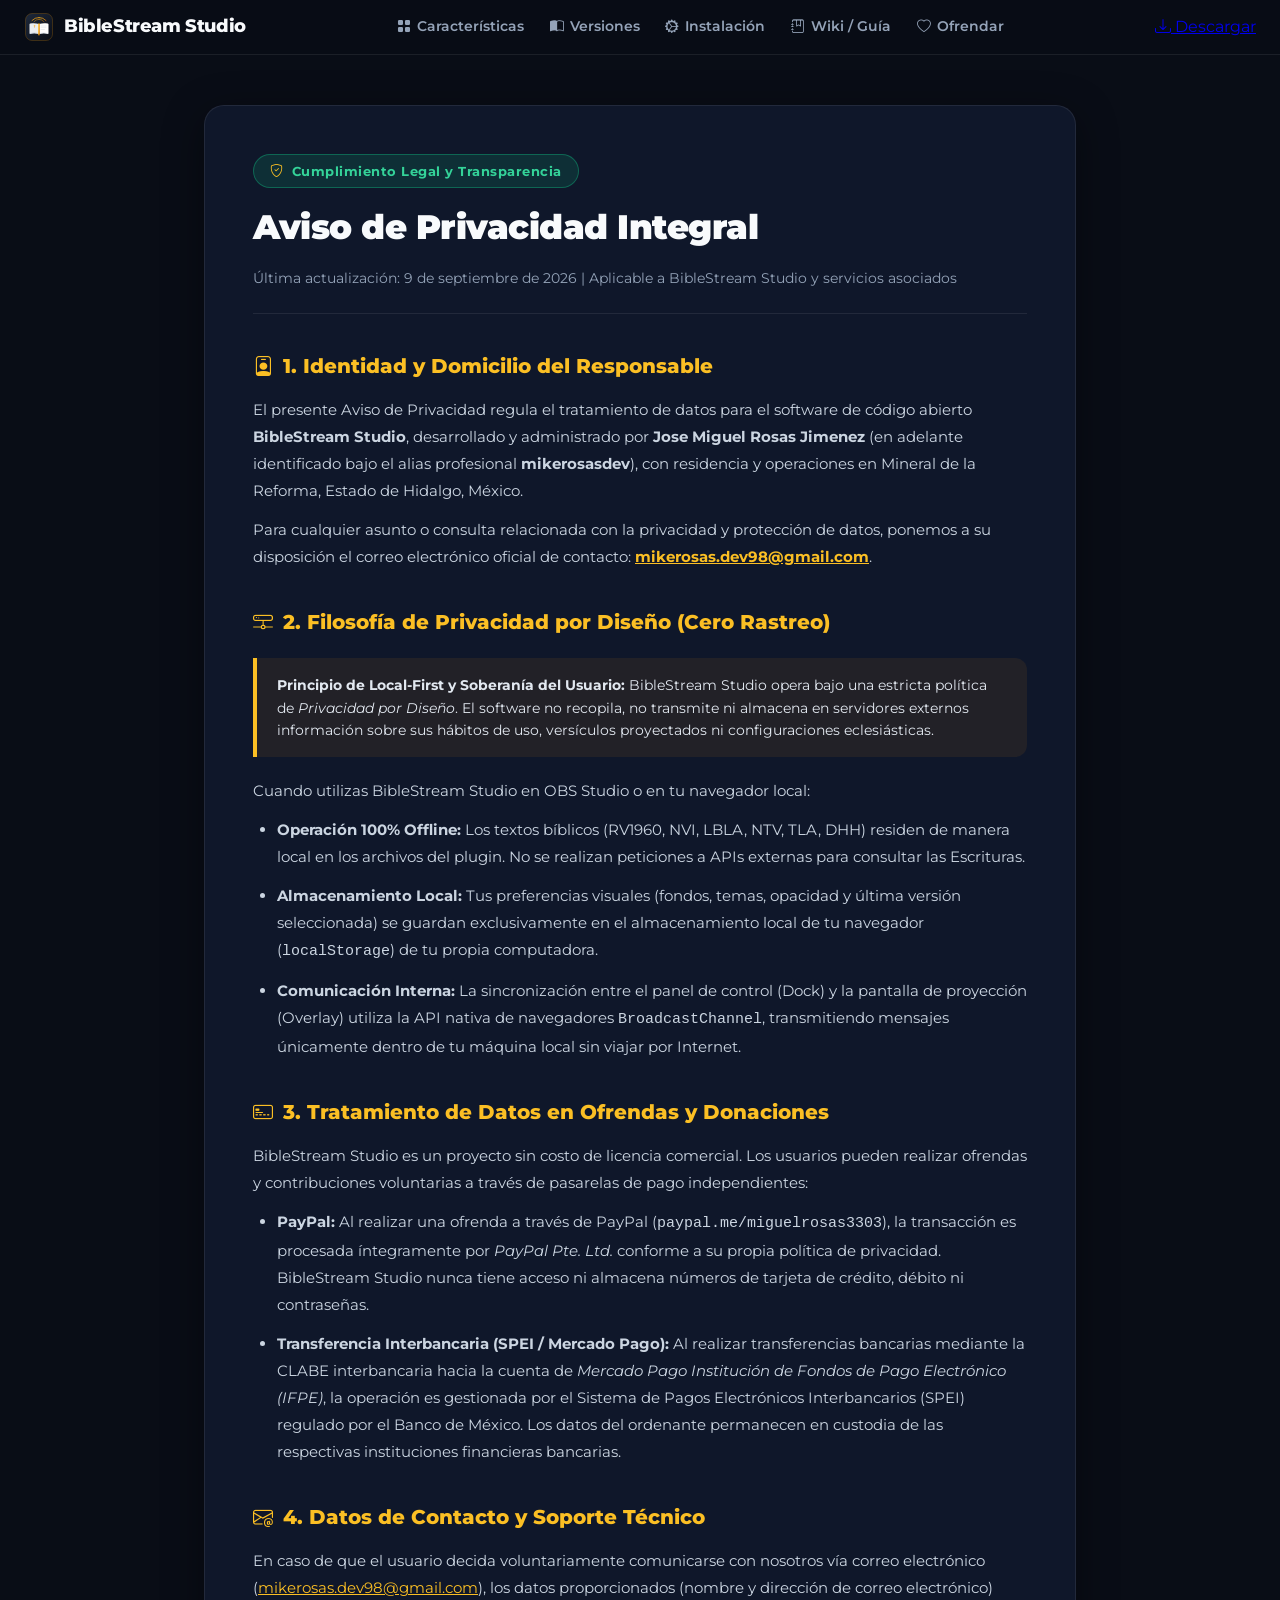
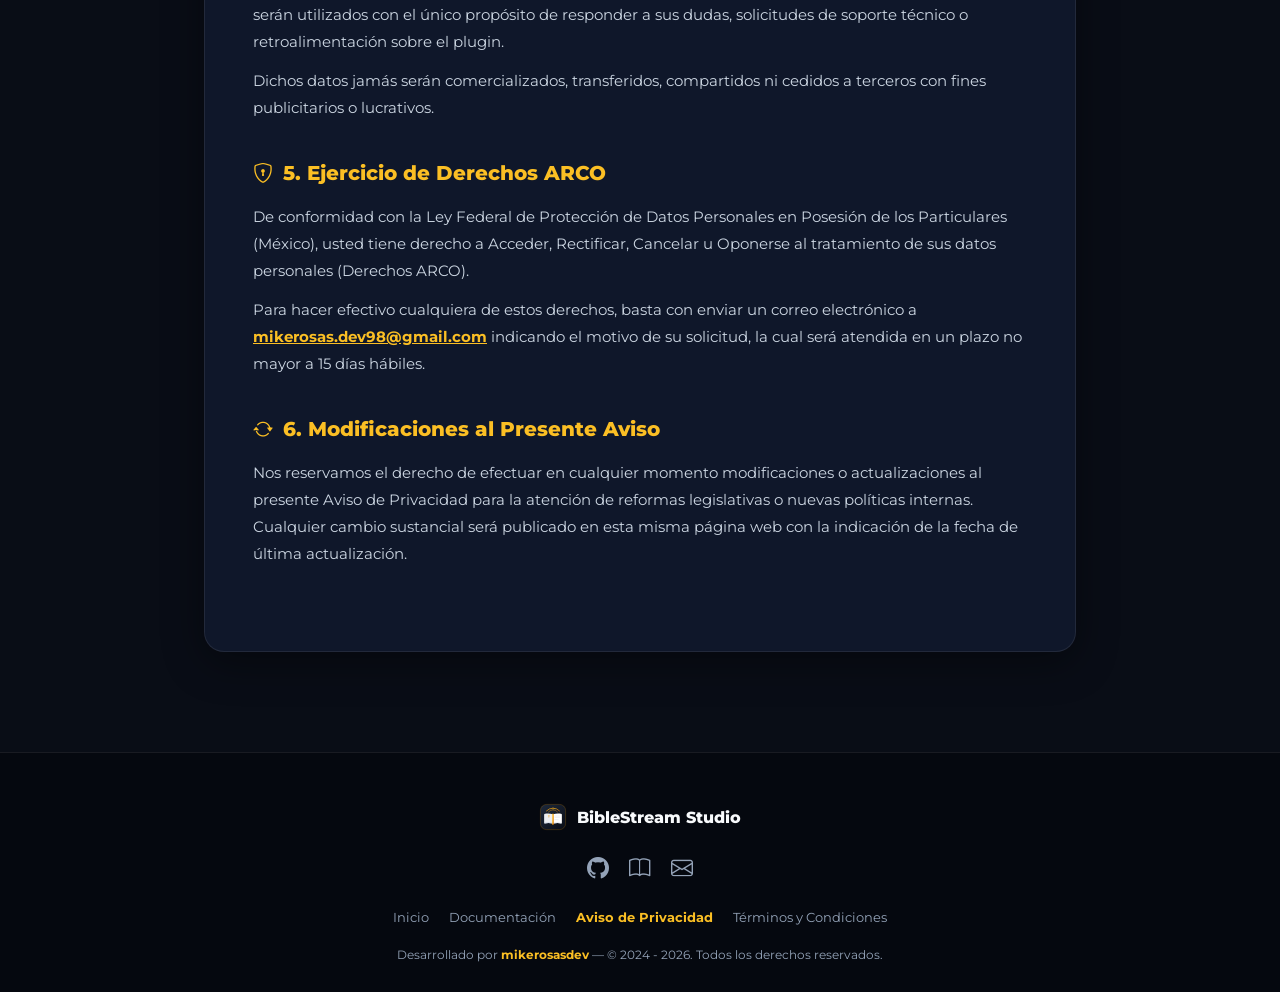
<file: privacidad.html>
<!DOCTYPE html>
<html lang="es">
<head>
    <meta charset="UTF-8">
    <meta name="viewport" content="width=device-width, initial-scale=1.0">
    <title>Aviso de Privacidad — BibleStream Studio</title>
    <meta name="description" content="Aviso de Privacidad Integral de BibleStream Studio. Conoce nuestro compromiso con la privacidad por diseño y la protección de datos.">
    <link rel="icon" type="image/svg+xml" href="img/favicon.svg">
    <link rel="icon" type="image/png" sizes="32x32" href="img/favicon.png">
    <link rel="shortcut icon" href="favicon.ico">
    <link rel="apple-touch-icon" href="img/favicon.png">
    <link rel="preconnect" href="https://fonts.googleapis.com">
    <link rel="preconnect" href="https://fonts.gstatic.com" crossorigin>
    <link href="https://fonts.googleapis.com/css2?family=Montserrat:wght@400;500;600;700;800;900&display=swap" rel="stylesheet">
    <link rel="stylesheet" href="https://cdn.jsdelivr.net/npm/bootstrap-icons@1.11.3/font/bootstrap-icons.min.css">
    <link rel="stylesheet" href="css/landing.css?v=3.2">
</head>
<body>

    <!-- Barra de Navegación Superior -->
    <header class="navbar-landing">
        <div class="container-landing nav-inner">
            <a href="landing.html" class="nav-brand">
                <img src="img/logo.svg" alt="BibleStream Studio Logo" class="brand-logo">
                <span class="brand-name">BibleStream <span class="brand-highlight">Studio</span></span>
            </a>

            <nav class="nav-links">
                <a href="landing.html#caracteristicas" class="nav-link"><i class="bi bi-grid-fill"></i> Características</a>
                <a href="landing.html#versiones" class="nav-link"><i class="bi bi-book-half"></i> Versiones</a>
                <a href="landing.html#instalacion" class="nav-link"><i class="bi bi-gear-wide-connected"></i> Instalación</a>
                <a href="wiki.html" class="nav-link"><i class="bi bi-journal-bookmark"></i> Wiki / Guía</a>
                <a href="landing.html#ofrendar" class="nav-link"><i class="bi bi-heart"></i> Ofrendar</a>
            </nav>

            <div class="nav-actions">
                <a href="BibleStreamStudio-Plugin-OBS.zip" download="BibleStreamStudio-Plugin-OBS.zip" class="btn-cta-nav">
                    <i class="bi bi-download"></i> Descargar
                </a>
            </div>
        </div>
    </header>

    <!-- Contenido Legal -->
    <main class="legal-container">
        <article class="legal-card">
            <header class="legal-header">
                <span class="hero-badge" style="margin-bottom: 12px; display: inline-flex;">
                    <i class="bi bi-shield-check me-1" style="color: var(--amber-400);"></i> Cumplimiento Legal y Transparencia
                </span>
                <h1>Aviso de Privacidad Integral</h1>
                <p style="color: var(--text-muted); font-size: 14px;">
                    Última actualización: 9 de septiembre de 2026 | Aplicable a BibleStream Studio y servicios asociados
                </p>
            </header>

            <section class="legal-section">
                <h2><i class="bi bi-person-badge"></i> 1. Identidad y Domicilio del Responsable</h2>
                <p>
                    El presente Aviso de Privacidad regula el tratamiento de datos para el software de código abierto <strong>BibleStream Studio</strong>, desarrollado y administrado por <strong>Jose Miguel Rosas Jimenez</strong> (en adelante identificado bajo el alias profesional <strong>mikerosasdev</strong>), con residencia y operaciones en Mineral de la Reforma, Estado de Hidalgo, México.
                </p>
                <p>
                    Para cualquier asunto o consulta relacionada con la privacidad y protección de datos, ponemos a su disposición el correo electrónico oficial de contacto: <a href="mailto:mikerosas.dev98@gmail.com" style="color: var(--amber-400); font-weight: 700;">mikerosas.dev98@gmail.com</a>.
                </p>
            </section>

            <section class="legal-section">
                <h2><i class="bi bi-hdd-network"></i> 2. Filosofía de Privacidad por Diseño (Cero Rastreo)</h2>
                <div class="legal-callout">
                    <strong>Principio de Local-First y Soberanía del Usuario:</strong> BibleStream Studio opera bajo una estricta política de <em>Privacidad por Diseño</em>. El software no recopila, no transmite ni almacena en servidores externos información sobre sus hábitos de uso, versículos proyectados ni configuraciones eclesiásticas.
                </div>
                <p>
                    Cuando utilizas BibleStream Studio en OBS Studio o en tu navegador local:
                </p>
                <ul>
                    <li><strong>Operación 100% Offline:</strong> Los textos bíblicos (RV1960, NVI, LBLA, NTV, TLA, DHH) residen de manera local en los archivos del plugin. No se realizan peticiones a APIs externas para consultar las Escrituras.</li>
                    <li><strong>Almacenamiento Local:</strong> Tus preferencias visuales (fondos, temas, opacidad y última versión seleccionada) se guardan exclusivamente en el almacenamiento local de tu navegador (<code>localStorage</code>) de tu propia computadora.</li>
                    <li><strong>Comunicación Interna:</strong> La sincronización entre el panel de control (Dock) y la pantalla de proyección (Overlay) utiliza la API nativa de navegadores <code>BroadcastChannel</code>, transmitiendo mensajes únicamente dentro de tu máquina local sin viajar por Internet.</li>
                </ul>
            </section>

            <section class="legal-section">
                <h2><i class="bi bi-credit-card-2-front"></i> 3. Tratamiento de Datos en Ofrendas y Donaciones</h2>
                <p>
                    BibleStream Studio es un proyecto sin costo de licencia comercial. Los usuarios pueden realizar ofrendas y contribuciones voluntarias a través de pasarelas de pago independientes:
                </p>
                <ul>
                    <li><strong>PayPal:</strong> Al realizar una ofrenda a través de PayPal (<code>paypal.me/miguelrosas3303</code>), la transacción es procesada íntegramente por <em>PayPal Pte. Ltd.</em> conforme a su propia política de privacidad. BibleStream Studio nunca tiene acceso ni almacena números de tarjeta de crédito, débito ni contraseñas.</li>
                    <li><strong>Transferencia Interbancaria (SPEI / Mercado Pago):</strong> Al realizar transferencias bancarias mediante la CLABE interbancaria hacia la cuenta de <em>Mercado Pago Institución de Fondos de Pago Electrónico (IFPE)</em>, la operación es gestionada por el Sistema de Pagos Electrónicos Interbancarios (SPEI) regulado por el Banco de México. Los datos del ordenante permanecen en custodia de las respectivas instituciones financieras bancarias.</li>
                </ul>
            </section>

            <section class="legal-section">
                <h2><i class="bi bi-envelope-at"></i> 4. Datos de Contacto y Soporte Técnico</h2>
                <p>
                    En caso de que el usuario decida voluntariamente comunicarse con nosotros vía correo electrónico (<a href="mailto:mikerosas.dev98@gmail.com" style="color: var(--amber-400);">mikerosas.dev98@gmail.com</a>), los datos proporcionados (nombre y dirección de correo electrónico) serán utilizados con el único propósito de responder a sus dudas, solicitudes de soporte técnico o retroalimentación sobre el plugin.
                </p>
                <p>
                    Dichos datos jamás serán comercializados, transferidos, compartidos ni cedidos a terceros con fines publicitarios o lucrativos.
                </p>
            </section>

            <section class="legal-section">
                <h2><i class="bi bi-shield-lock"></i> 5. Ejercicio de Derechos ARCO</h2>
                <p>
                    De conformidad con la Ley Federal de Protección de Datos Personales en Posesión de los Particulares (México), usted tiene derecho a Acceder, Rectificar, Cancelar u Oponerse al tratamiento de sus datos personales (Derechos ARCO).
                </p>
                <p>
                    Para hacer efectivo cualquiera de estos derechos, basta con enviar un correo electrónico a <a href="mailto:mikerosas.dev98@gmail.com" style="color: var(--amber-400); font-weight: 700;">mikerosas.dev98@gmail.com</a> indicando el motivo de su solicitud, la cual será atendida en un plazo no mayor a 15 días hábiles.
                </p>
            </section>

            <section class="legal-section">
                <h2><i class="bi bi-arrow-repeat"></i> 6. Modificaciones al Presente Aviso</h2>
                <p>
                    Nos reservamos el derecho de efectuar en cualquier momento modificaciones o actualizaciones al presente Aviso de Privacidad para la atención de reformas legislativas o nuevas políticas internas. Cualquier cambio sustancial será publicado en esta misma página web con la indicación de la fecha de última actualización.
                </p>
            </section>
        </article>
    </main>

    <!-- Footer -->
    <footer class="landing-footer">
        <div class="container-landing">
            <div style="display: flex; justify-content: center; align-items: center; gap: 10px; margin-bottom: 16px;">
                <img src="img/logo.svg" alt="Logo" style="height: 28px;">
                <span style="font-weight: 800; font-size: 16px;">BibleStream Studio</span>
            </div>

            <div class="footer-socials">
                <a href="https://github.com/mikerosasdev98/Bible-obs-plugin" target="_blank" title="GitHub"><i class="bi bi-github"></i></a>
                <a href="wiki.html" title="Wiki Documentación"><i class="bi bi-book"></i></a>
                <a href="mailto:mikerosas.dev98@gmail.com" title="Correo"><i class="bi bi-envelope"></i></a>
            </div>

            <div class="footer-links-legal">
                <a href="landing.html">Inicio</a>
                <a href="wiki.html">Documentación</a>
                <a href="privacidad.html" style="color: var(--amber-400); font-weight: 700;">Aviso de Privacidad</a>
                <a href="terminos.html">Términos y Condiciones</a>
            </div>

            <p style="color: var(--text-muted); font-size: 12px; margin-top: 18px;">
                Desarrollado por <strong style="color: var(--amber-400);">mikerosasdev</strong> — © 2024 - 2026. Todos los derechos reservados.
            </p>
        </div>
    </footer>

</body>
</html>
</file>
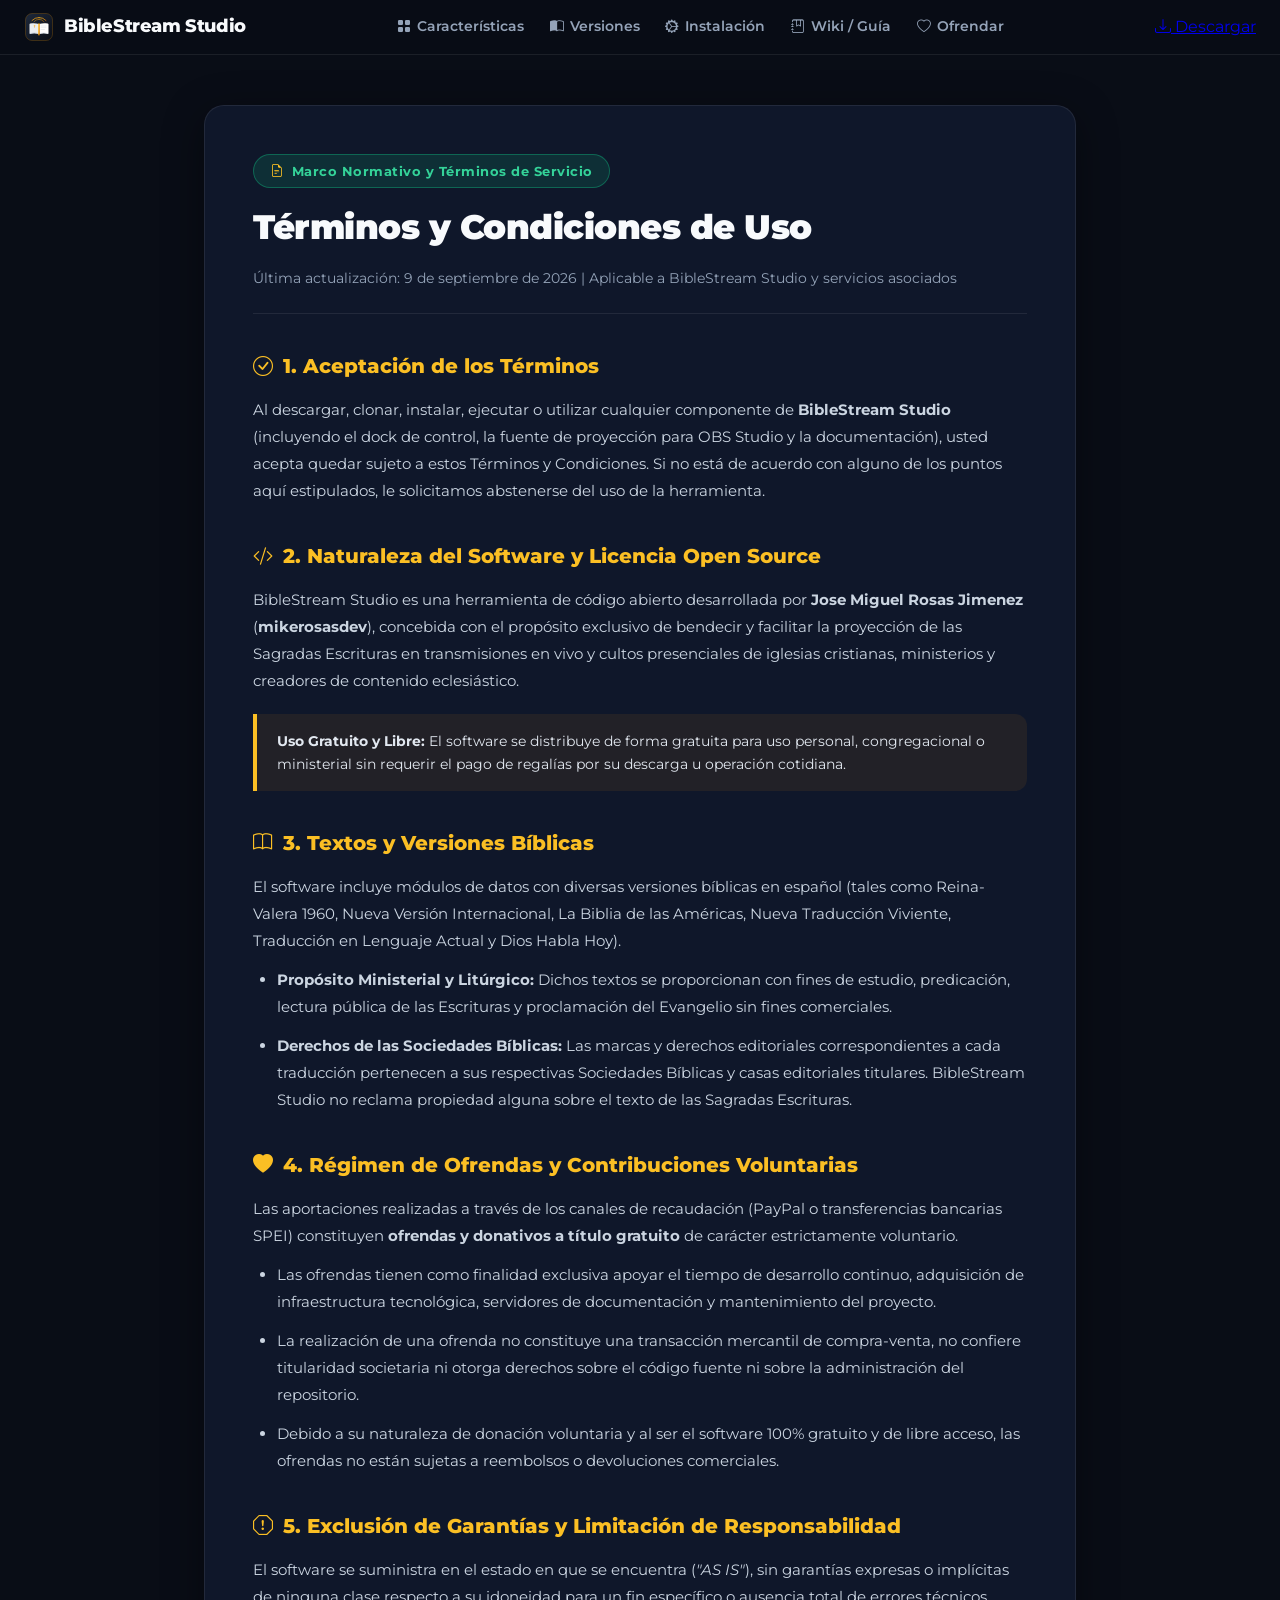
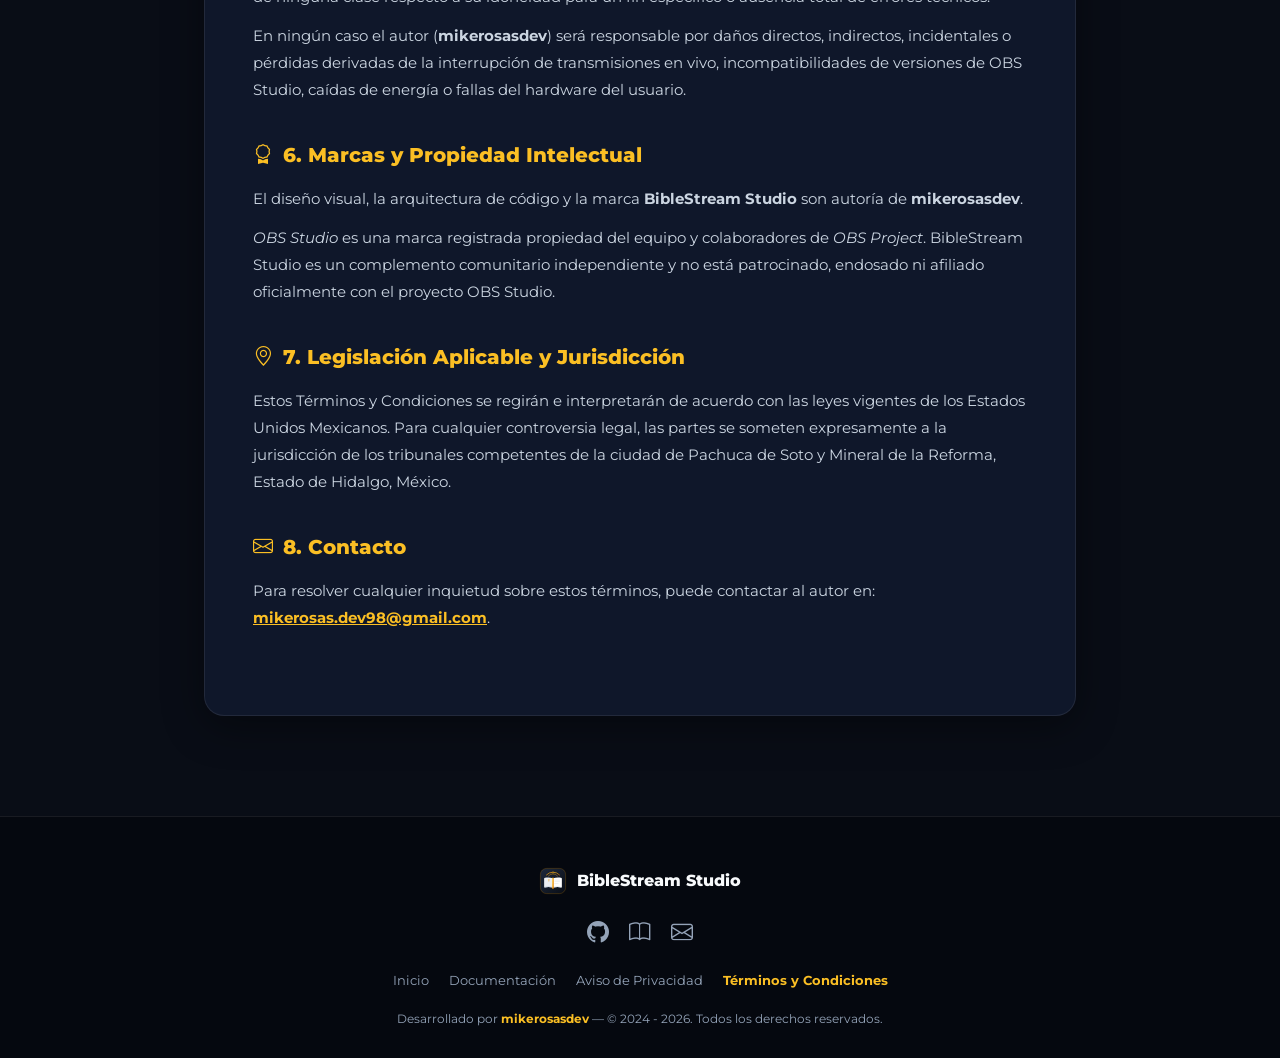
<file: terminos.html>
<!DOCTYPE html>
<html lang="es">
<head>
    <meta charset="UTF-8">
    <meta name="viewport" content="width=device-width, initial-scale=1.0">
    <title>Términos y Condiciones — BibleStream Studio</title>
    <meta name="description" content="Términos y Condiciones de Uso del software y plataforma BibleStream Studio. Conoce los lineamientos de uso, licencias y ofrendas.">
    <link rel="icon" type="image/svg+xml" href="img/favicon.svg">
    <link rel="icon" type="image/png" sizes="32x32" href="img/favicon.png">
    <link rel="shortcut icon" href="favicon.ico">
    <link rel="apple-touch-icon" href="img/favicon.png">
    <link rel="preconnect" href="https://fonts.googleapis.com">
    <link rel="preconnect" href="https://fonts.gstatic.com" crossorigin>
    <link href="https://fonts.googleapis.com/css2?family=Montserrat:wght@400;500;600;700;800;900&display=swap" rel="stylesheet">
    <link rel="stylesheet" href="https://cdn.jsdelivr.net/npm/bootstrap-icons@1.11.3/font/bootstrap-icons.min.css">
    <link rel="stylesheet" href="css/landing.css?v=3.2">
</head>
<body>

    <!-- Barra de Navegación Superior -->
    <header class="navbar-landing">
        <div class="container-landing nav-inner">
            <a href="landing.html" class="nav-brand">
                <img src="img/logo.svg" alt="BibleStream Studio Logo" class="brand-logo">
                <span class="brand-name">BibleStream <span class="brand-highlight">Studio</span></span>
            </a>

            <nav class="nav-links">
                <a href="landing.html#caracteristicas" class="nav-link"><i class="bi bi-grid-fill"></i> Características</a>
                <a href="landing.html#versiones" class="nav-link"><i class="bi bi-book-half"></i> Versiones</a>
                <a href="landing.html#instalacion" class="nav-link"><i class="bi bi-gear-wide-connected"></i> Instalación</a>
                <a href="wiki.html" class="nav-link"><i class="bi bi-journal-bookmark"></i> Wiki / Guía</a>
                <a href="landing.html#ofrendar" class="nav-link"><i class="bi bi-heart"></i> Ofrendar</a>
            </nav>

            <div class="nav-actions">
                <a href="BibleStreamStudio-Plugin-OBS.zip" download="BibleStreamStudio-Plugin-OBS.zip" class="btn-cta-nav">
                    <i class="bi bi-download"></i> Descargar
                </a>
            </div>
        </div>
    </header>

    <!-- Contenido Legal -->
    <main class="legal-container">
        <article class="legal-card">
            <header class="legal-header">
                <span class="hero-badge" style="margin-bottom: 12px; display: inline-flex;">
                    <i class="bi bi-file-earmark-text me-1" style="color: var(--amber-400);"></i> Marco Normativo y Términos de Servicio
                </span>
                <h1>Términos y Condiciones de Uso</h1>
                <p style="color: var(--text-muted); font-size: 14px;">
                    Última actualización: 9 de septiembre de 2026 | Aplicable a BibleStream Studio y servicios asociados
                </p>
            </header>

            <section class="legal-section">
                <h2><i class="bi bi-check-circle"></i> 1. Aceptación de los Términos</h2>
                <p>
                    Al descargar, clonar, instalar, ejecutar o utilizar cualquier componente de <strong>BibleStream Studio</strong> (incluyendo el dock de control, la fuente de proyección para OBS Studio y la documentación), usted acepta quedar sujeto a estos Términos y Condiciones. Si no está de acuerdo con alguno de los puntos aquí estipulados, le solicitamos abstenerse del uso de la herramienta.
                </p>
            </section>

            <section class="legal-section">
                <h2><i class="bi bi-code-slash"></i> 2. Naturaleza del Software y Licencia Open Source</h2>
                <p>
                    BibleStream Studio es una herramienta de código abierto desarrollada por <strong>Jose Miguel Rosas Jimenez</strong> (<strong>mikerosasdev</strong>), concebida con el propósito exclusivo de bendecir y facilitar la proyección de las Sagradas Escrituras en transmisiones en vivo y cultos presenciales de iglesias cristianas, ministerios y creadores de contenido eclesiástico.
                </p>
                <div class="legal-callout">
                    <strong>Uso Gratuito y Libre:</strong> El software se distribuye de forma gratuita para uso personal, congregacional o ministerial sin requerir el pago de regalías por su descarga u operación cotidiana.
                </div>
            </section>

            <section class="legal-section">
                <h2><i class="bi bi-book"></i> 3. Textos y Versiones Bíblicas</h2>
                <p>
                    El software incluye módulos de datos con diversas versiones bíblicas en español (tales como Reina-Valera 1960, Nueva Versión Internacional, La Biblia de las Américas, Nueva Traducción Viviente, Traducción en Lenguaje Actual y Dios Habla Hoy).
                </p>
                <ul>
                    <li><strong>Propósito Ministerial y Litúrgico:</strong> Dichos textos se proporcionan con fines de estudio, predicación, lectura pública de las Escrituras y proclamación del Evangelio sin fines comerciales.</li>
                    <li><strong>Derechos de las Sociedades Bíblicas:</strong> Las marcas y derechos editoriales correspondientes a cada traducción pertenecen a sus respectivas Sociedades Bíblicas y casas editoriales titulares. BibleStream Studio no reclama propiedad alguna sobre el texto de las Sagradas Escrituras.</li>
                </ul>
            </section>

            <section class="legal-section">
                <h2><i class="bi bi-heart-fill"></i> 4. Régimen de Ofrendas y Contribuciones Voluntarias</h2>
                <p>
                    Las aportaciones realizadas a través de los canales de recaudación (PayPal o transferencias bancarias SPEI) constituyen <strong>ofrendas y donativos a título gratuito</strong> de carácter estrictamente voluntario.
                </p>
                <ul>
                    <li>Las ofrendas tienen como finalidad exclusiva apoyar el tiempo de desarrollo continuo, adquisición de infraestructura tecnológica, servidores de documentación y mantenimiento del proyecto.</li>
                    <li>La realización de una ofrenda no constituye una transacción mercantil de compra-venta, no confiere titularidad societaria ni otorga derechos sobre el código fuente ni sobre la administración del repositorio.</li>
                    <li>Debido a su naturaleza de donación voluntaria y al ser el software 100% gratuito y de libre acceso, las ofrendas no están sujetas a reembolsos o devoluciones comerciales.</li>
                </ul>
            </section>

            <section class="legal-section">
                <h2><i class="bi bi-exclamation-octagon"></i> 5. Exclusión de Garantías y Limitación de Responsabilidad</h2>
                <p>
                    El software se suministra en el estado en que se encuentra (<em>"AS IS"</em>), sin garantías expresas o implícitas de ninguna clase respecto a su idoneidad para un fin específico o ausencia total de errores técnicos.
                </p>
                <p>
                    En ningún caso el autor (<strong>mikerosasdev</strong>) será responsable por daños directos, indirectos, incidentales o pérdidas derivadas de la interrupción de transmisiones en vivo, incompatibilidades de versiones de OBS Studio, caídas de energía o fallas del hardware del usuario.
                </p>
            </section>

            <section class="legal-section">
                <h2><i class="bi bi-award"></i> 6. Marcas y Propiedad Intelectual</h2>
                <p>
                    El diseño visual, la arquitectura de código y la marca <strong>BibleStream Studio</strong> son autoría de <strong>mikerosasdev</strong>. 
                </p>
                <p>
                    <em>OBS Studio</em> es una marca registrada propiedad del equipo y colaboradores de <em>OBS Project</em>. BibleStream Studio es un complemento comunitario independiente y no está patrocinado, endosado ni afiliado oficialmente con el proyecto OBS Studio.
                </p>
            </section>

            <section class="legal-section">
                <h2><i class="bi bi-geo-alt"></i> 7. Legislación Aplicable y Jurisdicción</h2>
                <p>
                    Estos Términos y Condiciones se regirán e interpretarán de acuerdo con las leyes vigentes de los Estados Unidos Mexicanos. Para cualquier controversia legal, las partes se someten expresamente a la jurisdicción de los tribunales competentes de la ciudad de Pachuca de Soto y Mineral de la Reforma, Estado de Hidalgo, México.
                </p>
            </section>

            <section class="legal-section">
                <h2><i class="bi bi-envelope"></i> 8. Contacto</h2>
                <p>
                    Para resolver cualquier inquietud sobre estos términos, puede contactar al autor en: <a href="mailto:mikerosas.dev98@gmail.com" style="color: var(--amber-400); font-weight: 700;">mikerosas.dev98@gmail.com</a>.
                </p>
            </section>
        </article>
    </main>

    <!-- Footer -->
    <footer class="landing-footer">
        <div class="container-landing">
            <div style="display: flex; justify-content: center; align-items: center; gap: 10px; margin-bottom: 16px;">
                <img src="img/logo.svg" alt="Logo" style="height: 28px;">
                <span style="font-weight: 800; font-size: 16px;">BibleStream Studio</span>
            </div>

            <div class="footer-socials">
                <a href="https://github.com/mikerosasdev98/Bible-obs-plugin" target="_blank" title="GitHub"><i class="bi bi-github"></i></a>
                <a href="wiki.html" title="Wiki Documentación"><i class="bi bi-book"></i></a>
                <a href="mailto:mikerosas.dev98@gmail.com" title="Correo"><i class="bi bi-envelope"></i></a>
            </div>

            <div class="footer-links-legal">
                <a href="landing.html">Inicio</a>
                <a href="wiki.html">Documentación</a>
                <a href="privacidad.html">Aviso de Privacidad</a>
                <a href="terminos.html" style="color: var(--amber-400); font-weight: 700;">Términos y Condiciones</a>
            </div>

            <p style="color: var(--text-muted); font-size: 12px; margin-top: 18px;">
                Desarrollado por <strong style="color: var(--amber-400);">mikerosasdev</strong> — © 2024 - 2026. Todos los derechos reservados.
            </p>
        </div>
    </footer>

</body>
</html>
</file>
<file: css/landing.css>
/* =========================================================
   BibleStream Studio - Landing Page Styles
   Diseño Moderno, Limpio y Minimalista
   ========================================================= */

:root {
    --bg-dark: #090d16;
    --bg-card: #0f172a;
    --bg-card-hover: #1e293b;
    --border-subtle: rgba(255, 255, 255, 0.08);
    --border-highlight: rgba(245, 158, 11, 0.4);
    
    --text-main: #f8fafc;
    --text-muted: #94a3b8;
    
    --amber-500: #f59e0b;
    --amber-400: #fbbf24;
    --amber-glow: rgba(245, 158, 11, 0.2);
    
    --emerald-500: #10b981;
    --emerald-glow: rgba(16, 185, 129, 0.25);
    
    --blue-500: #38bdf8;
    --mp-blue: #009ee3;
    --paypal-blue: #003087;
}

* {
    margin: 0;
    padding: 0;
    box-sizing: border-box;
}

body {
    background-color: var(--bg-dark);
    color: var(--text-main);
    font-family: 'Montserrat', -apple-system, BlinkMacSystemFont, 'Segoe UI', Roboto, sans-serif;
    line-height: 1.6;
    overflow-x: hidden;
}

/* Contenedor */
.container-landing {
    max-width: 1200px;
    margin: 0 auto;
    padding: 0 24px;
}

/* Navbar */
.navbar-landing {
    position: sticky;
    top: 0;
    z-index: 1000;
    background: rgba(9, 13, 22, 0.9);
    backdrop-filter: blur(18px);
    -webkit-backdrop-filter: blur(18px);
    border-bottom: 1px solid var(--border-subtle);
    padding: 10px 0;
    width: 100%;
}

.navbar-landing .container-landing {
    max-width: 1380px;
    width: 100%;
    margin: 0 auto;
    padding: 0 24px;
    display: flex;
    justify-content: space-between;
    align-items: center;
    gap: 16px;
}

.nav-brand {
    display: inline-flex;
    align-items: center;
    gap: 10px;
    text-decoration: none;
    color: var(--text-main);
    font-weight: 800;
    font-size: 18px;
    letter-spacing: -0.4px;
    white-space: nowrap;
    flex-shrink: 0;
}

.nav-brand img {
    height: 30px;
    width: auto;
    display: block;
}

.nav-brand-text {
    display: inline-block;
    white-space: nowrap;
}

.nav-brand-accent {
    color: var(--amber-400);
    font-weight: 400;
}

.nav-links {
    display: flex;
    align-items: center;
    gap: clamp(8px, 1.4vw, 20px);
    list-style: none;
    margin: 0;
    padding: 0;
    flex-shrink: 0;
}

.nav-links li {
    display: inline-flex;
    align-items: center;
    white-space: nowrap !important;
    flex-shrink: 0;
}

.nav-links a {
    color: var(--text-muted);
    text-decoration: none;
    font-size: 13.5px;
    font-weight: 600;
    transition: color 0.2s ease;
    white-space: nowrap !important;
    display: inline-flex;
    align-items: center;
    gap: 6px;
    padding: 6px 4px;
    flex-shrink: 0;
}

.nav-links a:hover {
    color: var(--amber-400);
}

.nav-links a.nav-link-highlight {
    color: var(--amber-400);
    font-weight: 700;
}

.nav-actions {
    display: flex;
    align-items: center;
    gap: 8px;
    flex-shrink: 0;
    white-space: nowrap !important;
}

.navbar-landing .nav-btn {
    padding: 7px 16px;
    font-size: 12.5px;
    font-weight: 700;
    white-space: nowrap !important;
    border-radius: 9999px;
    gap: 6px;
    flex-shrink: 0;
}

.nav-toggle-btn {
    display: none;
    background: rgba(255, 255, 255, 0.05);
    border: 1px solid var(--border-subtle);
    color: var(--text-main);
    font-size: 22px;
    padding: 6px 12px;
    border-radius: 8px;
    cursor: pointer;
    line-height: 1;
    transition: all 0.2s ease;
}

.nav-toggle-btn:hover {
    background: rgba(255, 255, 255, 0.1);
    color: var(--amber-400);
}

@media (max-width: 1040px) {
    .nav-toggle-btn {
        display: inline-flex;
        align-items: center;
        justify-content: center;
    }

    .nav-links {
        display: none;
        position: absolute;
        top: 100%;
        left: 0;
        right: 0;
        background: rgba(9, 13, 22, 0.98);
        backdrop-filter: blur(24px);
        -webkit-backdrop-filter: blur(24px);
        border-bottom: 1px solid var(--border-subtle);
        flex-direction: column;
        align-items: stretch;
        padding: 16px 24px 24px;
        gap: 8px;
        box-shadow: 0 20px 40px rgba(0, 0, 0, 0.7);
    }

    .nav-links.is-open {
        display: flex;
    }

    .nav-links li {
        width: 100%;
    }

    .nav-links a {
        padding: 10px 12px;
        font-size: 14.5px;
        width: 100%;
        border-radius: 8px;
        border-bottom: 1px solid rgba(255, 255, 255, 0.04);
    }

    .nav-links a:hover {
        background: rgba(245, 158, 11, 0.1);
    }

    .nav-actions {
        display: flex;
        gap: 8px;
    }

    .nav-actions .btn-outline-custom {
        display: none;
    }
}

@media (max-width: 520px) {
    .nav-brand-text {
        font-size: 16px;
    }
    .nav-brand img {
        height: 26px;
    }
    .navbar-landing .nav-btn {
        padding: 6px 12px;
        font-size: 11.5px;
    }
}

/* Botones */
.btn-primary-custom {
    background: linear-gradient(135deg, var(--amber-500), #d97706);
    color: #000;
    font-weight: 700;
    padding: 12px 26px;
    border-radius: 9999px;
    text-decoration: none;
    display: inline-flex;
    align-items: center;
    gap: 8px;
    box-shadow: 0 4px 20px var(--amber-glow);
    transition: all 0.25s cubic-bezier(0.4, 0, 0.2, 1);
    border: none;
    cursor: pointer;
}

.btn-primary-custom:hover {
    transform: translateY(-2px);
    box-shadow: 0 8px 25px rgba(245, 158, 11, 0.35);
    color: #000;
}

.btn-outline-custom {
    background: rgba(255, 255, 255, 0.05);
    color: var(--text-main);
    font-weight: 600;
    padding: 12px 24px;
    border-radius: 9999px;
    text-decoration: none;
    display: inline-flex;
    align-items: center;
    gap: 8px;
    border: 1px solid var(--border-subtle);
    transition: all 0.25s ease;
}

.btn-outline-custom:hover {
    background: rgba(255, 255, 255, 0.1);
    border-color: var(--amber-500);
    color: var(--text-main);
    transform: translateY(-2px);
}

/* Hero Section */
.hero-section {
    padding: 90px 0 60px;
    text-align: center;
    position: relative;
}

.hero-badge {
    display: inline-flex;
    align-items: center;
    gap: 8px;
    padding: 6px 16px;
    border-radius: 9999px;
    background: rgba(16, 185, 129, 0.15);
    border: 1px solid rgba(16, 185, 129, 0.4);
    color: #34d399;
    font-size: 13px;
    font-weight: 700;
    margin-bottom: 24px;
    letter-spacing: 0.5px;
}

.hero-title {
    font-size: clamp(36px, 6vw, 64px);
    font-weight: 900;
    letter-spacing: -1.5px;
    line-height: 1.15;
    margin-bottom: 20px;
}

.hero-title .gradient-text {
    background: linear-gradient(135deg, #ffffff 30%, var(--amber-400) 100%);
    -webkit-background-clip: text;
    -webkit-text-fill-color: transparent;
}

.hero-subtitle {
    font-size: clamp(16px, 2.2vw, 20px);
    color: var(--text-muted);
    max-width: 720px;
    margin: 0 auto 36px;
    font-weight: 400;
}

.hero-cta-group {
    display: flex;
    justify-content: center;
    gap: 16px;
    flex-wrap: wrap;
    margin-bottom: 50px;
}

/* Mockup Showcase */
.mockup-container {
    position: relative;
    max-width: 1050px;
    margin: 0 auto;
    border-radius: 20px;
    padding: 8px;
    background: linear-gradient(145deg, rgba(245, 158, 11, 0.3), rgba(255, 255, 255, 0.05));
    box-shadow: 0 25px 60px -15px rgba(0, 0, 0, 0.9);
}

.mockup-inner {
    border-radius: 14px;
    overflow: hidden;
    background: #030712;
    border: 1px solid var(--border-subtle);
}

.mockup-header {
    background: #0f172a;
    padding: 10px 18px;
    display: flex;
    align-items: center;
    justify-content: space-between;
    border-bottom: 1px solid var(--border-subtle);
}

.mockup-dots {
    display: flex;
    gap: 6px;
}

.mockup-dot {
    width: 10px;
    height: 10px;
    border-radius: 50%;
}

.mockup-screen {
    position: relative;
    width: 100%;
    min-height: 380px;
    display: flex;
    flex-direction: column;
    align-items: center;
    justify-content: flex-end;
    padding: 40px;
    background: radial-gradient(circle at 50% 30%, rgba(30, 41, 59, 0.7), #020617);
    overflow: hidden;
}

/* Demo Lower Third Overlay dentro del mockup */
.demo-lower-third {
    width: 100%;
    max-width: 850px;
    background: linear-gradient(135deg, rgba(15, 23, 42, 0.92) 0%, rgba(30, 41, 59, 0.94) 100%);
    backdrop-filter: blur(14px);
    border: 1px solid rgba(255, 255, 255, 0.18);
    border-left: 5px solid var(--amber-500);
    border-radius: 14px;
    padding: 20px 28px;
    text-align: left;
    box-shadow: 0 20px 40px rgba(0, 0, 0, 0.6);
    animation: float 6s ease-in-out infinite;
}

@keyframes float {
    0%, 100% { transform: translateY(0); }
    50% { transform: translateY(-6px); }
}

.demo-citation {
    color: var(--amber-400);
    font-weight: 800;
    font-size: 18px;
    display: flex;
    align-items: center;
    gap: 10px;
    margin-bottom: 8px;
}

.demo-badge {
    background: rgba(255, 255, 255, 0.15);
    color: #e2e8f0;
    font-size: 11px;
    font-weight: 700;
    padding: 3px 8px;
    border-radius: 9999px;
    text-transform: uppercase;
}

.demo-verse {
    color: #ffffff;
    font-size: 19px;
    line-height: 1.45;
    font-weight: 500;
    text-shadow: 0 2px 4px rgba(0, 0, 0, 0.7);
}

/* Feature Grid */
.features-section {
    padding: 90px 0;
}

.section-header {
    text-align: center;
    margin-bottom: 60px;
}

.section-title {
    font-size: clamp(28px, 4vw, 40px);
    font-weight: 800;
    letter-spacing: -1px;
    margin-bottom: 14px;
}

.section-desc {
    color: var(--text-muted);
    font-size: 17px;
    max-width: 600px;
    margin: 0 auto;
}

.features-grid {
    display: grid;
    grid-template-columns: repeat(auto-fit, minmax(320px, 1fr));
    gap: 24px;
}

.feature-card {
    background: var(--bg-card);
    border: 1px solid var(--border-subtle);
    border-radius: 16px;
    padding: 32px;
    transition: all 0.25s ease;
}

.feature-card:hover {
    background: var(--bg-card-hover);
    border-color: rgba(245, 158, 11, 0.3);
    transform: translateY(-4px);
    box-shadow: 0 16px 32px rgba(0, 0, 0, 0.3);
}

.feature-icon {
    width: 50px;
    height: 50px;
    border-radius: 12px;
    background: rgba(245, 158, 11, 0.12);
    color: var(--amber-400);
    display: flex;
    align-items: center;
    justify-content: center;
    font-size: 24px;
    margin-bottom: 20px;
}

.feature-title {
    font-size: 20px;
    font-weight: 700;
    margin-bottom: 10px;
}

.feature-text {
    color: var(--text-muted);
    font-size: 14.5px;
    line-height: 1.6;
}

/* Sección de Versiones Bíblicas */
.bibles-section {
    padding: 90px 0;
    background: linear-gradient(180deg, rgba(15, 23, 42, 0.4) 0%, rgba(9, 13, 22, 0.95) 100%);
    border-top: 1px solid var(--border-subtle);
    border-bottom: 1px solid var(--border-subtle);
}

.bibles-grid {
    display: grid;
    grid-template-columns: repeat(auto-fit, minmax(320px, 1fr));
    gap: 24px;
}

.bible-card {
    background: var(--bg-card);
    border: 1px solid var(--border-subtle);
    border-radius: 18px;
    padding: 28px;
    display: flex;
    flex-direction: column;
    justify-content: space-between;
    transition: all 0.25s ease;
    position: relative;
    overflow: hidden;
}

.bible-card:hover {
    border-color: rgba(245, 158, 11, 0.4);
    transform: translateY(-4px);
    box-shadow: 0 16px 36px rgba(0, 0, 0, 0.5);
    background: var(--bg-card-hover);
}

.bible-card-header {
    display: flex;
    justify-content: space-between;
    align-items: center;
    margin-bottom: 16px;
}

.bible-code-badge {
    background: linear-gradient(135deg, var(--amber-500), #d97706);
    color: #000;
    font-weight: 800;
    font-size: 13px;
    padding: 4px 12px;
    border-radius: 8px;
    letter-spacing: 0.5px;
}

.bible-status-badge {
    font-size: 11.5px;
    color: #34d399;
    background: rgba(16, 185, 129, 0.12);
    border: 1px solid rgba(16, 185, 129, 0.25);
    padding: 3px 10px;
    border-radius: 9999px;
    font-weight: 600;
    display: inline-flex;
    align-items: center;
    gap: 5px;
}

.bible-card-title {
    font-size: 19px;
    font-weight: 800;
    color: var(--text-main);
    margin-bottom: 8px;
}

.bible-card-desc {
    color: var(--text-muted);
    font-size: 14px;
    line-height: 1.6;
    margin-bottom: 20px;
}

.bible-card-footer {
    display: flex;
    align-items: center;
    justify-content: space-between;
    border-top: 1px solid rgba(255, 255, 255, 0.06);
    padding-top: 14px;
    font-size: 12.5px;
    color: var(--text-muted);
}

/* Módulo de Ofrendas */
.donation-section {
    padding: 90px 0;
    background: radial-gradient(circle at 50% 50%, rgba(30, 41, 59, 0.5), transparent 70%);
}

.donation-card {
    max-width: 780px;
    margin: 0 auto;
    background: var(--bg-card);
    border: 1px solid rgba(245, 158, 11, 0.3);
    border-radius: 24px;
    padding: 44px;
    text-align: center;
    box-shadow: 0 25px 50px -12px rgba(0, 0, 0, 0.7);
}

.donation-pill-grid {
    display: grid;
    grid-template-columns: repeat(2, 1fr);
    gap: 12px;
    margin: 28px 0 20px;
}

@media (min-width: 550px) {
    .donation-pill-grid {
        grid-template-columns: repeat(4, 1fr);
    }
}

.donation-pill {
    background: #1e293b;
    border: 1px solid var(--border-subtle);
    border-radius: 12px;
    padding: 14px 10px;
    font-weight: 800;
    font-size: 16px;
    color: var(--text-main);
    cursor: pointer;
    transition: all 0.2s ease;
}

.donation-pill:hover, .donation-pill.active {
    background: var(--amber-glow);
    border-color: var(--amber-500);
    color: var(--amber-400);
    transform: scale(1.04);
}

.custom-amount-input {
    background: #030712;
    border: 1px solid var(--border-subtle);
    border-radius: 12px;
    color: #fff;
    padding: 12px 18px;
    font-size: 16px;
    text-align: center;
    width: 100%;
    max-width: 320px;
    margin: 0 auto 28px;
    display: block;
    outline: none;
    transition: border-color 0.2s;
}

.custom-amount-input:focus {
    border-color: var(--amber-500);
}

.payment-buttons {
    display: flex;
    justify-content: center;
    gap: 16px;
    flex-wrap: wrap;
}

.btn-mercadopago {
    background: var(--mp-blue);
    color: #fff;
    font-weight: 700;
    padding: 14px 28px;
    border-radius: 12px;
    text-decoration: none;
    display: inline-flex;
    align-items: center;
    gap: 10px;
    box-shadow: 0 4px 16px rgba(0, 158, 227, 0.35);
    transition: all 0.2s;
    border: none;
    cursor: pointer;
}

.btn-mercadopago:hover {
    background: #0081bb;
    transform: translateY(-2px);
    color: #fff;
}

.btn-paypal {
    background: #0070ba;
    color: #fff;
    font-weight: 700;
    padding: 14px 28px;
    border-radius: 12px;
    text-decoration: none;
    display: inline-flex;
    align-items: center;
    gap: 10px;
    box-shadow: 0 4px 16px rgba(0, 112, 186, 0.35);
    transition: all 0.2s;
    border: none;
    cursor: pointer;
}

.btn-paypal:hover {
    background: #005ea6;
    transform: translateY(-2px);
    color: #fff;
}

/* Guía de Instalación */
.install-section {
    padding: 90px 0;
}

.install-tabs {
    display: flex;
    justify-content: center;
    gap: 12px;
    margin-bottom: 36px;
}

.install-tab-btn {
    background: var(--bg-card);
    border: 1px solid var(--border-subtle);
    padding: 12px 24px;
    border-radius: 9999px;
    color: var(--text-muted);
    font-weight: 700;
    cursor: pointer;
    font-size: 14px;
    transition: all 0.2s;
}

.install-tab-btn.active {
    background: var(--amber-glow);
    border-color: var(--amber-500);
    color: var(--amber-400);
}

.install-card {
    background: var(--bg-card);
    border: 1px solid var(--border-subtle);
    border-radius: 20px;
    padding: 36px;
    max-width: 900px;
    margin: 0 auto;
}

.step-item {
    display: flex;
    gap: 20px;
    margin-bottom: 28px;
}

.step-num {
    width: 40px;
    height: 40px;
    border-radius: 50%;
    background: var(--amber-glow);
    color: var(--amber-400);
    border: 1px solid var(--amber-500);
    font-weight: 800;
    font-size: 16px;
    display: flex;
    align-items: center;
    justify-content: center;
    flex-shrink: 0;
}

.step-content h4 {
    font-size: 17px;
    font-weight: 700;
    margin-bottom: 6px;
}

.step-content p {
    color: var(--text-muted);
    font-size: 14.5px;
}

.code-box {
    background: #030712;
    border: 1px solid var(--border-subtle);
    border-radius: 8px;
    padding: 10px 16px;
    font-family: monospace;
    font-size: 13.5px;
    color: #38bdf8;
    margin-top: 8px;
    display: flex;
    justify-content: space-between;
    align-items: center;
}

.copy-btn {
    background: transparent;
    border: none;
    color: var(--text-muted);
    cursor: pointer;
    font-size: 14px;
    transition: color 0.15s;
}

.copy-btn:hover {
    color: #fff;
}

/* Footer */
.landing-footer {
    border-top: 1px solid var(--border-subtle);
    padding: 50px 0 30px;
    background: #05080f;
    text-align: center;
}

.footer-socials {
    display: flex;
    justify-content: center;
    gap: 20px;
    margin: 20px 0;
}

.footer-socials a {
    color: var(--text-muted);
    font-size: 22px;
    transition: color 0.2s;
}

.footer-socials a:hover {
    color: var(--amber-400);
}

/* Páginas Legales (Aviso de Privacidad y Términos) */
.legal-container {
    max-width: 920px;
    margin: 50px auto 100px;
    padding: 0 24px;
}

.legal-card {
    background: var(--bg-card);
    border: 1px solid var(--border-subtle);
    border-radius: 20px;
    padding: 48px;
    box-shadow: 0 10px 40px rgba(0, 0, 0, 0.4);
}

.legal-header {
    border-bottom: 1px solid var(--border-subtle);
    padding-bottom: 24px;
    margin-bottom: 36px;
}

.legal-header h1 {
    font-size: 34px;
    font-weight: 900;
    letter-spacing: -0.5px;
    margin-bottom: 12px;
}

.legal-section {
    margin-bottom: 36px;
}

.legal-section h2 {
    font-size: 20px;
    font-weight: 800;
    color: var(--amber-400);
    margin-bottom: 14px;
    display: flex;
    align-items: center;
    gap: 10px;
}

.legal-section p, .legal-section li {
    font-size: 15px;
    color: #cbd5e1;
    line-height: 1.8;
    margin-bottom: 12px;
}

.legal-section ul {
    padding-left: 24px;
    margin-bottom: 14px;
}

.legal-callout {
    background: rgba(245, 158, 11, 0.08);
    border-left: 4px solid var(--amber-400);
    padding: 16px 20px;
    border-radius: 0 12px 12px 0;
    margin: 20px 0;
    font-size: 14px;
    color: #e2e8f0;
}

.footer-links-legal {
    display: flex;
    gap: 20px;
    justify-content: center;
    flex-wrap: wrap;
    margin-top: 14px;
}

.footer-links-legal a {
    color: var(--text-muted);
    font-size: 13px;
    text-decoration: none;
    transition: color 0.2s;
}

.footer-links-legal a:hover {
    color: var(--amber-400);
    text-decoration: underline;
}

@media (max-width: 768px) {
    .legal-card {
        padding: 24px 20px;
    }
    .legal-header h1 {
        font-size: 26px;
    }
}
</file>
